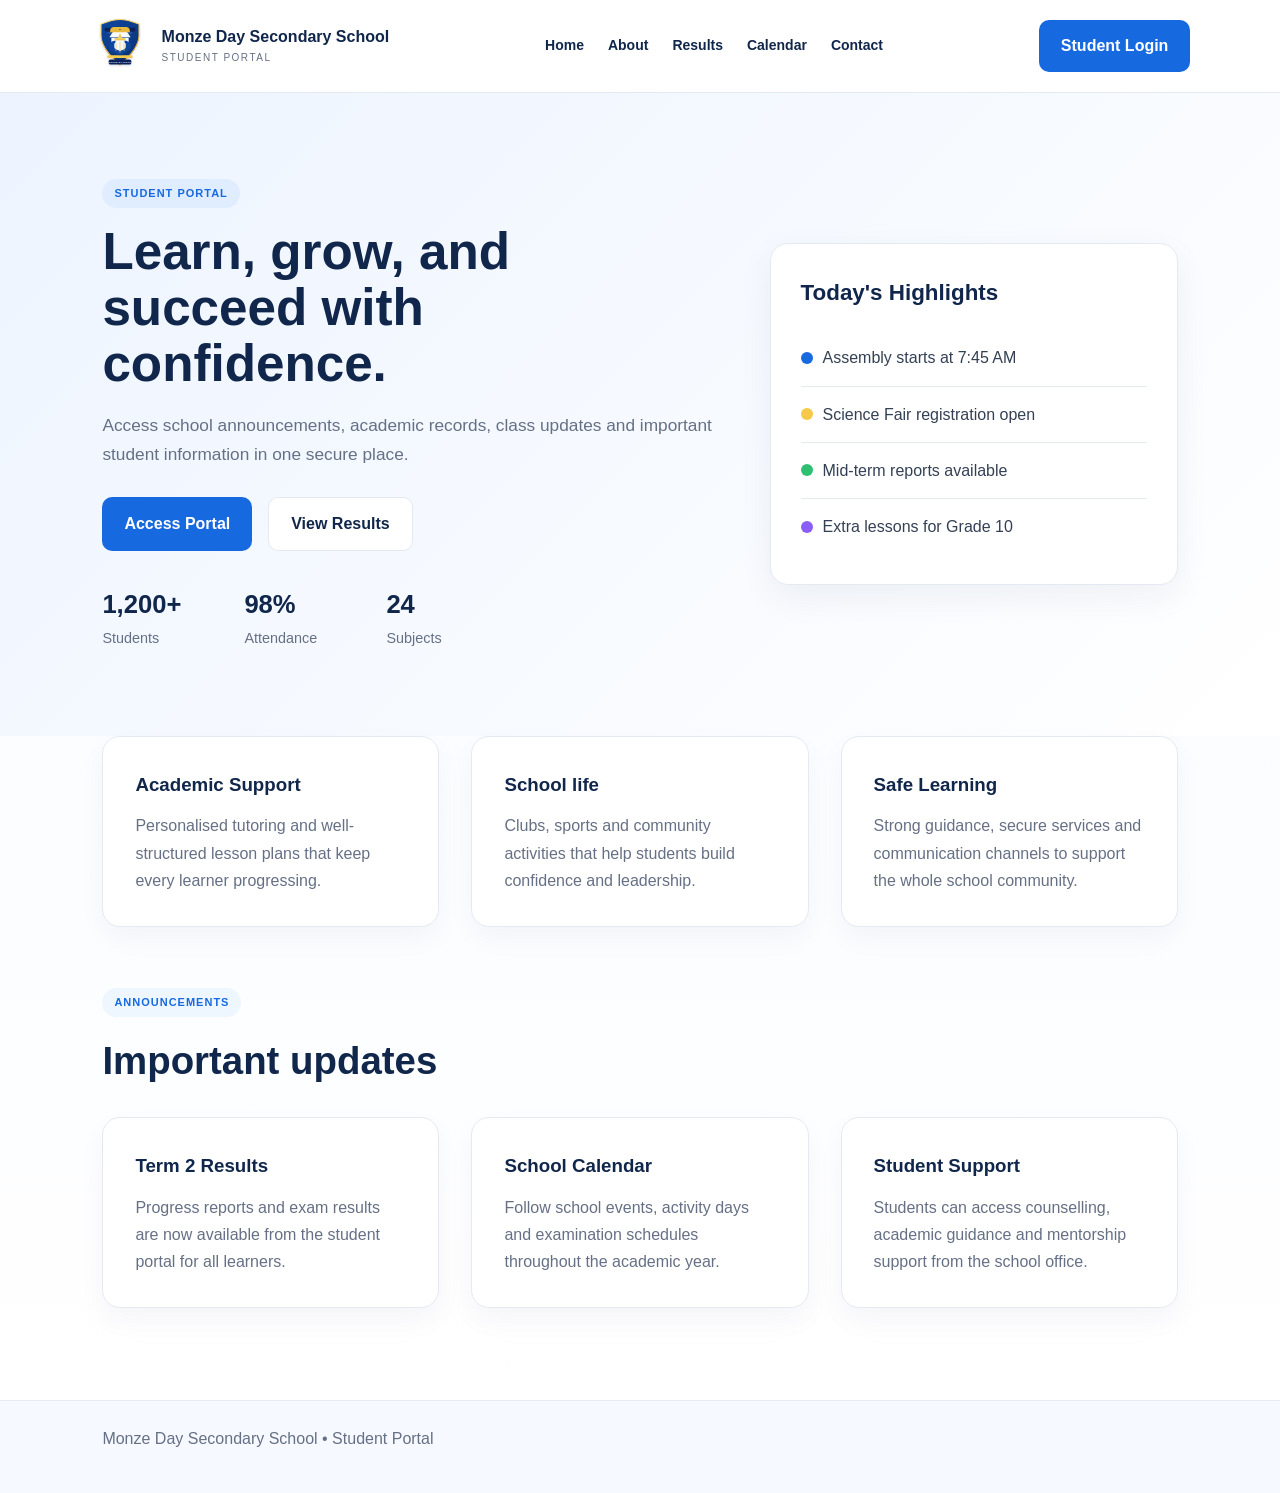
<file: index.html>
<!DOCTYPE html>
<html lang="en">
<head>
    <meta charset="UTF-8">
    <meta name="viewport" content="width=device-width, initial-scale=1.0">
    <title>Monze Day Secondary School | Student Portal</title>
    <meta name="description" content="Official student portal for Monze Day Secondary School. Access school announcements, student information and academic results.">
    <link rel="stylesheet" href="css/style.css">
    <link rel="icon" type="image/svg+xml" href="assets/monze-school-logo.svg">
</head>
<body>
    <header class="header">
        <div class="brand">
            <img class="logo logo-home" src="assets/monze-school-logo.svg" alt="Monze Day Secondary School Crest" style="width: 60px; height: 60px; object-fit: contain; display: block; flex-shrink: 0;">
            <div>
                <h2>Monze Day Secondary School</h2>
                <p>Student Portal</p>
            </div>
        </div>

        <nav aria-label="Main navigation">
            <a href="#home">Home</a>
            <a href="#about">About</a>
            <a href="#results">Results</a>
            <a href="#calendar">Calendar</a>
            <a href="#contact">Contact</a>
        </nav>

        <a href="login.html" class="button-link">Student Login</a>
    </header>

    <main id="home">
        <section class="hero">
            <div>
                <span class="tag">STUDENT PORTAL</span>
                <h1>Learn, grow, and succeed with confidence.</h1>
                <p>
                    Access school announcements, academic records, class updates and important
                    student information in one secure place.
                </p>

                <div class="actions">
                    <a href="login.html" class="primary-btn">Access Portal</a>
                    <a href="#results" class="secondary-btn">View Results</a>
                </div>

                <div class="mini-stats">
                    <div>
                        <strong>1,200+</strong>
                        <span>Students</span>
                    </div>
                    <div>
                        <strong>98%</strong>
                        <span>Attendance</span>
                    </div>
                    <div>
                        <strong>24</strong>
                        <span>Subjects</span>
                    </div>
                </div>
            </div>

            <div class="panel-card" aria-label="Today's highlights">
                <h3>Today's Highlights</h3>
                <ul>
                    <li><span class="dot blue"></span> Assembly starts at 7:45 AM</li>
                    <li><span class="dot gold"></span> Science Fair registration open</li>
                    <li><span class="dot green"></span> Mid-term reports available</li>
                    <li><span class="dot purple"></span> Extra lessons for Grade 10</li>
                </ul>
            </div>
        </section>

        <section class="info-grid" id="about">
            <article class="info-card">
                <h3>Academic Support</h3>
                <p>Personalised tutoring and well-structured lesson plans that keep every learner progressing.</p>
            </article>
            <article class="info-card">
                <h3>School life</h3>
                <p>Clubs, sports and community activities that help students build confidence and leadership.</p>
            </article>
            <article class="info-card">
                <h3>Safe Learning</h3>
                <p>Strong guidance, secure services and communication channels to support the whole school community.</p>
            </article>
        </section>

        <section class="notice-section" id="results">
            <div class="section-heading">
                <span class="tag alt">ANNOUNCEMENTS</span>
                <h2>Important updates</h2>
            </div>

            <div class="notice-grid">
                <div class="notice-card">
                    <h3>Term 2 Results</h3>
                    <p>Progress reports and exam results are now available from the student portal for all learners.</p>
                </div>
                <div class="notice-card">
                    <h3>School Calendar</h3>
                    <p>Follow school events, activity days and examination schedules throughout the academic year.</p>
                </div>
                <div class="notice-card">
                    <h3>Student Support</h3>
                    <p>Students can access counselling, academic guidance and mentorship support from the school office.</p>
                </div>
            </div>
        </section>
    </main>

    <footer class="footer" id="contact">
        <p>Monze Day Secondary School • Student Portal</p>
    </footer>

    <script src="js/script.js" defer></script>
</body>
</html>
</file>
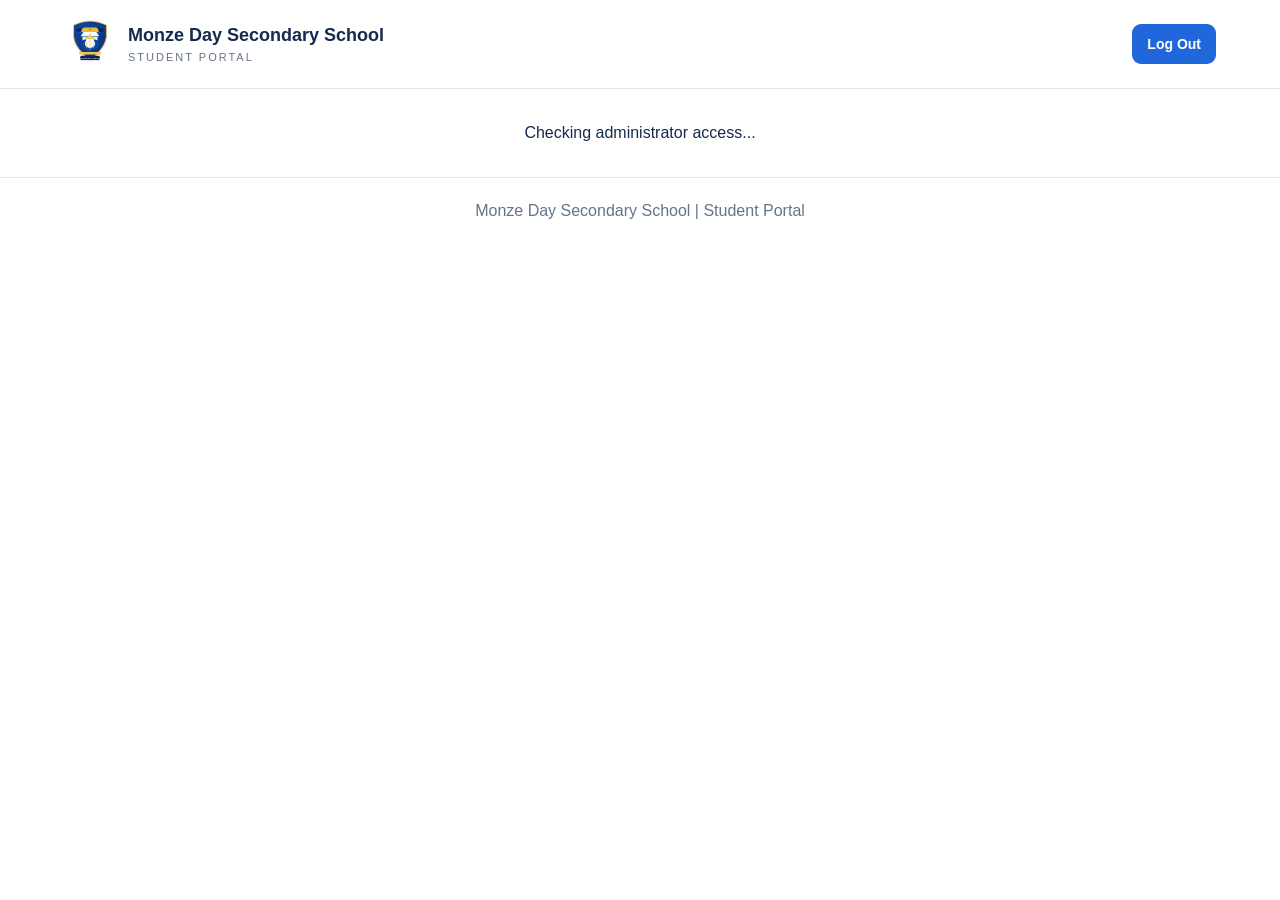
<file: admin-dashboard.html>
<!DOCTYPE html><html lang="en"><head><meta charset="UTF-8"><meta name="viewport" content="width=device-width, initial-scale=1"><title>Admin Dashboard | Monze Day Secondary School</title><style>
:root {
  --blue: #2167dc;
  --dark: #152b4d;
  --muted: #65748b;
  --light: #f1f6ff;
  --border: #dfe7f2;
  --red: #c62828;
  --green: #14804a;
}
* { box-sizing: border-box; }
body { margin:0; font-family:Arial,sans-serif; background:#fff; color:var(--dark); }
header { padding:18px 5%; display:flex; justify-content:space-between; align-items:center; gap:15px; flex-wrap:wrap; border-bottom:1px solid var(--border); }
.brand { display:flex; align-items:center; gap:12px; }
.logo { width:52px; height:52px; object-fit:contain; display:block; }
.brand h1 { font-size:18px; margin:0 0 5px; }
.brand p { margin:0; font-size:11px; letter-spacing:2px; color:var(--muted); }
button, .button { border:0; border-radius:9px; padding:12px 15px; font-size:14px; font-weight:bold; cursor:pointer; text-decoration:none; display:inline-block; }
button:disabled { opacity:.6; cursor:wait; }
.blue { background:var(--blue); color:white; }
.white { background:white; color:var(--dark); border:1px solid var(--border); }
.danger { background:var(--red); color:white; }
main { max-width:1100px; margin:auto; padding:25px 16px; }
.hero { background:linear-gradient(135deg,#edf4ff,#f8faff); border-radius:20px; padding:27px; margin-bottom:22px; }
.badge { display:inline-block; background:#dceaff; color:#2464c8; border-radius:25px; padding:8px 12px; font-size:12px; font-weight:bold; }
.hero h2 { font-size:clamp(26px,5vw,38px); margin:17px 0 8px; }
.hero p, .muted { color:var(--muted); line-height:1.6; }
.grid { display:grid; grid-template-columns:repeat(2,minmax(0,1fr)); gap:18px; }
.card { border:1px solid var(--border); border-radius:16px; padding:20px; margin-bottom:20px; box-shadow:0 7px 22px #183b6908; }
.card h3 { margin-top:0; }
label { display:block; font-weight:bold; margin:13px 0 7px; }
input, select { width:100%; padding:13px; border:1px solid #cbd7e7; border-radius:9px; background:white; color:var(--dark); font-size:16px; }
form button { margin-top:15px; width:100%; }
.message { margin-top:12px; line-height:1.5; overflow-wrap:anywhere; }
.table-wrap { overflow-x:auto; margin-top:15px; }
table { width:100%; border-collapse:collapse; min-width:590px; }
th, td { padding:12px 10px; text-align:left; border-bottom:1px solid var(--border); }
th { background:var(--light); }
.actions { display:flex; gap:7px; }
.actions button { padding:9px 11px; }
#app { display:none; }
#loading { padding:35px; text-align:center; }
#searchInput { margin:12px 0; }
#cancelButton[hidden] { display:none; }
footer { text-align:center; padding:24px; color:var(--muted); border-top:1px solid var(--border); }
@media (max-width:720px) { .grid { grid-template-columns:1fr; } header { padding:14px; } .brand h1 { font-size:15px; } .logo { width:46px; height:46px; } main { padding:20px 12px; } .hero { padding:22px 17px; } .card { padding:16px; } }
</style></head><body><header>
  <div class="brand">
    <img class="logo" src="assets/monze-school-logo.svg" alt="Monze Day Secondary School logo">
    <div>
      <h1>Monze Day Secondary School</h1>
      <p>STUDENT PORTAL</p>
    </div>
  </div>
  <button class="blue" id="logoutButton" type="button">Log Out</button>
</header><div id="loading">Checking administrator access...</div><main id="app">  <section class="hero"><span class="badge">ADMIN DASHBOARD</span><h2>Manage your school portal.</h2><p>Add students, search records, update details and manage student records.</p><a href="index.html" class="button white">Back to Homepage</a></section>  <div class="grid"><section class="card"><h3 id="formHeading">🎓 Add Student</h3><p class="muted">Enter the student's details below.</p><form id="studentForm"><label for="studentNumber">Student Number</label><input id="studentNumber" required maxlength="50" placeholder="e.g. MD001"><label for="fullName">Full Name</label><input id="fullName" required maxlength="150" placeholder="Student's full name"><label for="className">Class</label><select id="className" required><option value="">Select class</option><option value="Form 1">Form 1</option><option value="Form 2">Form 2</option><option value="Form 3">Form 3</option><option value="Form 4">Form 4</option><option value="Form 5">Form 5</option></select><button class="blue" type="submit" id="saveButton">Save Student</button><button class="white" type="button" id="cancelButton" hidden>Cancel Editing</button></form><div id="status" class="message" role="status"></div></section><section class="card"><h3>📊 Student Management</h3><p class="muted">Search by student number, name or class.</p><input id="searchInput" type="search" placeholder="Search students..."><button class="white" id="refreshButton" type="button">Refresh Records</button><p id="recordStatus" class="muted"></p></section></div>  <section class="card"><h3>📋 Student Records</h3><p class="muted">Use Edit to change details or Delete to remove a record.</p><div class="table-wrap"><table><thead><tr><th>Student Number</th><th>Full Name</th><th>Class</th><th>Actions</th></tr></thead><tbody id="studentRows"><tr><td colspan="4">Loading records...</td></tr></tbody></table></div></section></main><footer>Monze Day Secondary School | Student Portal</footer><script>"use strict";const SUPABASE_URL="https://rlgdmvgkzckvjzgcduyg.supabase.co";const SUPABASE_PUBLISHABLE_KEY="sb_publishable_h4jpZGxZ7EwwSxM6sq9K8A_2Cx7K1IG";const client=window.supabase.createClient(SUPABASE_URL,SUPABASE_PUBLISHABLE_KEY);const loading=document.getElementById("loading");const app=document.getElementById("app");const statusBox=document.getElementById("status");const studentRows=document.getElementById("studentRows");const studentForm=document.getElementById("studentForm");const saveButton=document.getElementById("saveButton");const cancelButton=document.getElementById("cancelButton");let authorized=false;let students=[];let editingId=null;async function checkAdminAccess(){try{const {data:{user},error}=await client.auth.getUser();if(error||!user){window.location.replace("login.html");return;}const {data:roleRecord,error:roleError}=await client.from("user_roles").select("role").eq("id",user.id).maybeSingle();if(roleError){loading.textContent="Could not verify administrator access: "+roleError.message;return;}if(!roleRecord||roleRecord.role!=="admin"){loading.textContent="Access denied. Administrator access is required.";return;}authorized=true;loading.style.display="none";app.style.display="block";await loadStudents();}catch(error){loading.textContent="Could not check access. Please reload the page.";}}function escapeHTML(value){return String(value??"").replace(/[&<>\"']/g,character=>({"&":"&amp;","<":"&lt;",">":"&gt;",'"':"&quot;","'":"&#39;"})[character]);}async function loadStudents(){if(!authorized)return;studentRows.innerHTML='<tr><td colspan="4">Loading records...</td></tr>';document.getElementById("recordStatus").textContent="Loading student records...";try{const {data,error}=await client.from("students").select("id,student_number,full_name,class_name").order("student_number",{ascending:true});if(error){studentRows.innerHTML='<tr><td colspan="4">Could not load records.</td></tr>';document.getElementById("recordStatus").textContent="Database error: "+error.message;return;}students=data||[];renderStudents();}catch(error){document.getElementById("recordStatus").textContent="Could not connect to the database.";}}function renderStudents(){const query=document.getElementById("searchInput").value.trim().toLowerCase();const filtered=students.filter(student=>[student.student_number,student.full_name,student.class_name].some(value=>String(value||"").toLowerCase().includes(query)));document.getElementById("recordStatus").textContent=filtered.length+" matching student(s) · "+students.length+" total";if(!filtered.length){studentRows.innerHTML='<tr><td colspan="4">No matching records found.</td></tr>';return;}studentRows.innerHTML=filtered.map(student=>`<tr><td>${escapeHTML(student.student_number)}</td><td>${escapeHTML(student.full_name)}</td><td>${escapeHTML(student.class_name)}</td><td><div class="actions"><button class="blue" type="button" data-action="edit" data-id="${escapeHTML(student.id)}">Edit</button><button class="danger" type="button" data-action="delete" data-id="${escapeHTML(student.id)}">Delete</button></div></td></tr>`).join("");}studentForm.addEventListener("submit",async function(event){event.preventDefault();if(!authorized){statusBox.textContent="You are not authorized to make changes.";return;}const student_number=document.getElementById("studentNumber").value.trim();const full_name=document.getElementById("fullName").value.trim();const class_name=document.getElementById("className").value;if(!student_number||!full_name||!class_name){statusBox.textContent="Please complete all fields.";return;}if(editingId===null&&students.some(student=>String(student.student_number).toLowerCase()===student_number.toLowerCase())){statusBox.textContent="That student number is already in the records.";return;}saveButton.disabled=true;try{let result;if(editingId!==null){statusBox.textContent="Updating student...";result=await client.from("students").update({student_number,full_name,class_name}).eq("id",editingId).select("id");}else{statusBox.textContent="Adding student...";result=await client.from("students").insert([{student_number,full_name,class_name}]).select("id");}if(result.error){statusBox.textContent="Could not save: "+result.error.message;return;}if(!result.data||result.data.length===0){statusBox.textContent="No record changed. Check the student ID and database permissions.";return;}statusBox.textContent=editingId!==null?"Student updated successfully!":"Student added successfully!";resetForm();await loadStudents();}catch(error){statusBox.textContent="Unexpected error: "+error.message;}finally{saveButton.disabled=false;}});studentRows.addEventListener("click", async function(event){const button=event.target.closest("button[data-action]");if(!button||!authorized)return;const action=button.dataset.action;const studentId=button.dataset.id;const student=students.find(item=>String(item.id)===String(studentId));if(!student){alert("Student not found. Please refresh the records.");return;}if(action==="edit"){editingId=student.id;document.getElementById("studentNumber").value=student.student_number||"";document.getElementById("fullName").value=student.full_name||"";document.getElementById("className").value=student.class_name||"";document.getElementById("formHeading").textContent="✏️ Edit Student";saveButton.textContent="Update Student";cancelButton.hidden=false;statusBox.textContent="Editing "+(student.full_name||"student");window.scrollTo({top:0,behavior:"smooth"});document.getElementById("studentNumber").focus();return;}if(action==="delete"){const confirmed=confirm("Are you sure you want to delete "+student.full_name+" ("+student.student_number+")? This cannot be undone.");if(!confirmed)return;button.disabled=true;statusBox.textContent="Deleting student...";try{const {data,error}=await client.from("students").delete().eq("id",student.id).select("id");if(error){alert("Delete failed: "+error.message);statusBox.textContent="Delete failed.";return;}if(!data||data.length===0){alert("No record was deleted. Check the database permissions and confirm that this student ID exists.");statusBox.textContent="No record was deleted.";return;}if(String(editingId)===String(student.id)){resetForm();}statusBox.textContent="Student deleted successfully!";await loadStudents();}catch(error){alert("Unexpected error: "+error.message);}finally{button.disabled=false;}}});function resetForm(){editingId=null;studentForm.reset();document.getElementById("formHeading").textContent="🎓 Add Student";saveButton.textContent="Save Student";cancelButton.hidden=true;}cancelButton.addEventListener("click",resetForm);document.getElementById("searchInput").addEventListener("input",renderStudents);document.getElementById("refreshButton").addEventListener("click",loadStudents);document.getElementById("logoutButton").addEventListener("click",async function(){await client.auth.signOut();window.location.replace("login.html");});checkAdminAccess();</script></body></html>
</file>
<file: css/style.css>
/* existing CSS unchanged with added logo styling */
:root {
    --navy: #10264b;
    --blue: #1769e0;
    --light-blue: #edf4ff;
    --white: #ffffff;
    --text: #344054;
    --muted: #667085;
    --border: #e5eaf2;
    --gold: #f7c94a;
    --green: #2fbf71;
    --purple: #8b5cf6;
}

* {
    box-sizing: border-box;
}

html {
    scroll-behavior: smooth;
}

body {
    margin: 0;
    font-family: Arial, Helvetica, sans-serif;
    background: linear-gradient(180deg, #f7faff 0%, #ffffff 100%);
    color: var(--text);
    line-height: 1.7;
}

a {
    text-decoration: none;
}

.header {
    min-height: 82px;
    padding: 16px 7%;
    display: flex;
    justify-content: space-between;
    align-items: center;
    gap: 20px;
    background: white;
    border-bottom: 1px solid var(--border);
}

.brand {
    display: flex;
    align-items: center;
    gap: 12px;
}

.logo {
    width: 58px;
    height: 58px;
    display: block;
    object-fit: contain;
    flex-shrink: 0;
}

.brand h2 {
    margin: 0;
    font-size: 16px;
    color: var(--navy);
    line-height: 1.4;
}

.brand p {
    margin: 0;
    font-size: 10px;
    letter-spacing: 1.5px;
    color: var(--muted);
    text-transform: uppercase;
}

nav {
    display: flex;
    align-items: center;
    gap: 24px;
}

nav a {
    color: var(--navy);
    font-size: 14px;
    font-weight: 600;
}

nav a:hover {
    color: var(--blue);
}

.button-link,
.primary-btn,
.secondary-btn {
    display: inline-flex;
    align-items: center;
    justify-content: center;
    border-radius: 10px;
    padding: 12px 22px;
    font-weight: 700;
    transition: transform 0.2s ease;
}

.button-link,
.primary-btn {
    background: var(--blue);
    color: white;
}

.secondary-btn {
    border: 1px solid var(--border);
    color: var(--navy);
    background: white;
}

.button-link:hover,
.primary-btn:hover,
.secondary-btn:hover {
    transform: translateY(-1px);
}

.hero {
    padding: 85px 8%;
    display: grid;
    grid-template-columns: 1.2fr 0.8fr;
    align-items: center;
    gap: 55px;
    background: linear-gradient(135deg, #edf4ff, #ffffff);
}

.tag {
    display: inline-block;
    color: var(--blue);
    background: #e0ecff;
    padding: 5px 12px;
    border-radius: 30px;
    font-size: 11px;
    font-weight: bold;
    letter-spacing: 1px;
}

.tag.alt {
    background: #eef7ff;
}

.hero h1 {
    margin: 16px 0 18px;
    font-size: clamp(2.2rem, 4vw, 4rem);
    line-height: 1.1;
    color: var(--navy);
}

.hero p {
    max-width: 620px;
    font-size: 1.08rem;
    color: var(--muted);
}

.actions {
    display: flex;
    gap: 16px;
    flex-wrap: wrap;
    margin-top: 28px;
}

.mini-stats {
    display: flex;
    gap: 2rem;
    flex-wrap: wrap;
    margin-top: 32px;
}

.mini-stats div {
    min-width: 110px;
    display: flex;
    flex-direction: column;
}

.mini-stats strong {
    font-size: 1.6rem;
    color: var(--navy);
}

.mini-stats span {
    font-size: 0.9rem;
    color: var(--muted);
}

.panel-card {
    background: white;
    border: 1px solid var(--border);
    border-radius: 18px;
    padding: 30px;
    box-shadow: 0 12px 35px rgba(16, 38, 75, 0.06);
}

.panel-card h3 {
    margin: 0;
    color: var(--navy);
    font-size: 1.4rem;
}

.panel-card ul {
    list-style: none;
    padding: 0;
    margin: 18px 0 0;
}

.panel-card li {
    display: flex;
    align-items: center;
    gap: 10px;
    padding: 14px 0;
    border-bottom: 1px solid var(--border);
    color: var(--text);
}

.panel-card li:last-child {
    border-bottom: none;
}

.dot {
    width: 12px;
    height: 12px;
    border-radius: 50%;
    display: inline-block;
}

.dot.blue { background: var(--blue); }
.dot.gold { background: var(--gold); }
.dot.green { background: var(--green); }
.dot.purple { background: var(--purple); }

.info-grid,
.notice-grid {
    display: grid;
    grid-template-columns: repeat(3, minmax(0, 1fr));
    gap: 2rem;
    padding: 0 8% 1.75rem;
}

.info-card,
.notice-card {
    background: white;
    border: 1px solid var(--border);
    border-radius: 18px;
    padding: 2rem;
    box-shadow: 0 12px 28px rgba(16, 38, 75, 0.04);
}

.info-card h3,
.notice-card h3 {
    margin-top: 0;
    margin-bottom: 0.75rem;
    color: var(--navy);
}

.info-card p,
.notice-card p {
    margin: 0;
    color: var(--muted);
}

.notice-section {
    padding: 2rem 0 4rem;
}

.section-heading {
    padding: 0 8% 1.5rem;
}

.section-heading h2 {
    margin: 0.7rem 0 0;
    color: var(--navy);
    font-size: clamp(1.8rem, 3vw, 2.5rem);
}

.footer {
    padding: 1.5rem 8% 2.5rem;
    color: var(--muted);
    background: #f6f9ff;
    border-top: 1px solid var(--border);
}

.footer p {
    margin: 0;
}

@media (max-width: 760px) {
    .header {
        flex-wrap: wrap;
        justify-content: center;
    }

    nav {
        display: none;
    }

    .hero,
    .info-grid,
    .notice-grid {
        grid-template-columns: 1fr;
    }

    .hero {
        padding-top: 56px;
    }
}
</file>
